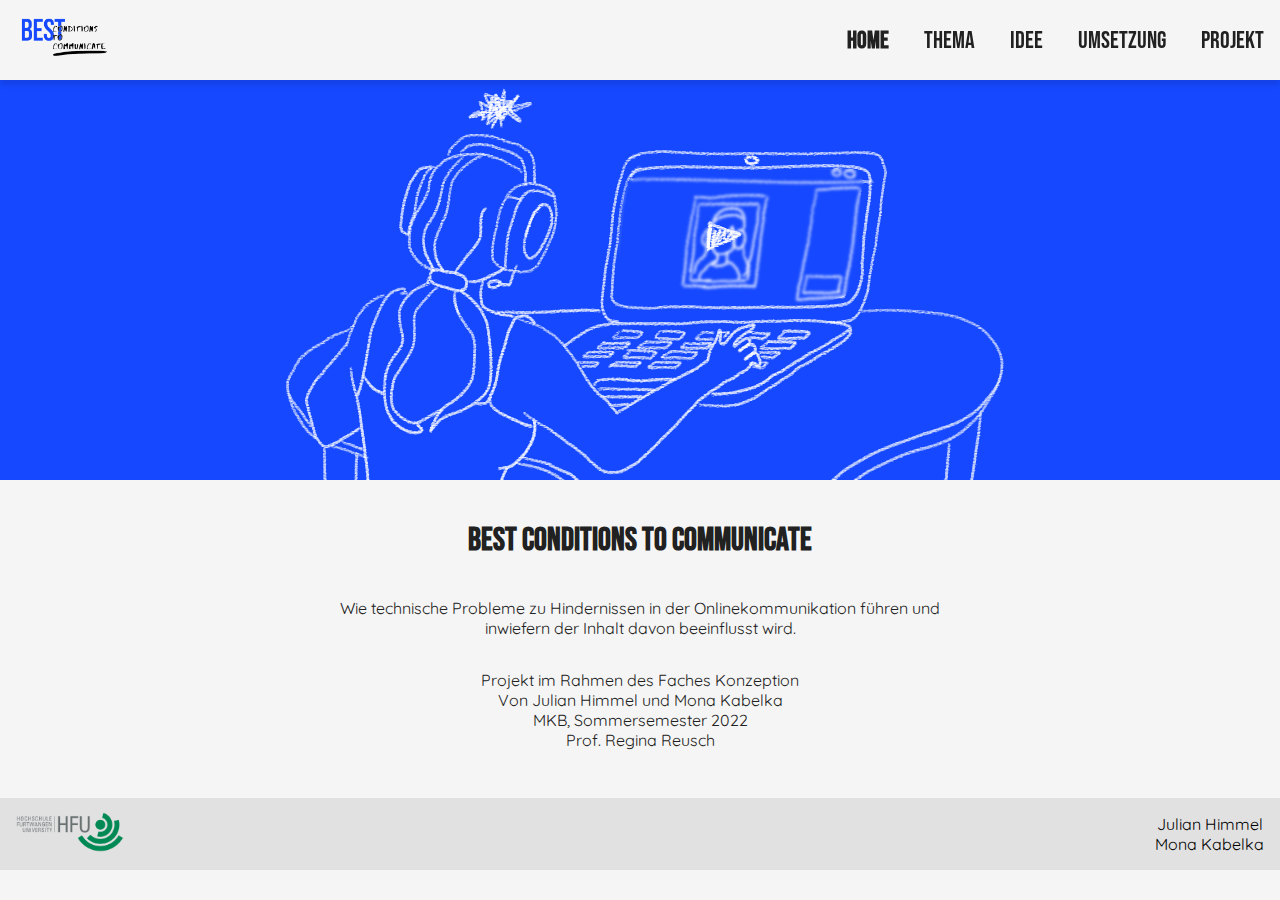
<file: index.html>
<!DOCTYPE html>
<html lang="en">
<head>
    <meta charset="UTF-8">
    <meta http-equiv="X-UA-Compatible" content="IE=edge">
    <meta name="viewport" content="width=1920, initial-scale=1.0">
    <title>Best conditions to communicate</title>
    <link rel="stylesheet" href="./css/styles.css">
    <link rel="preconnect" href="https://fonts.googleapis.com">
    <link rel="preconnect" href="https://fonts.gstatic.com" crossorigin>
    <link href="https://fonts.googleapis.com/css2?family=Bebas+Neue&family=Quicksand:wght@300&display=swap" rel="stylesheet">
</head>
<body>
    <nav>
        <div class="navbar">
            <div>
                <a href="index.html"><img src="./assets/logo.png" alt="Logo" class="logo"></a>
            </div>
            <div>
                <a href="index.html" class="navlink activeLink">Home</a>
                <a href="thema.html" class="navlink">Thema</a>
                <a href="idee.html" class="navlink">Idee</a>
                <a href="umsetzung.html" class="navlink">Umsetzung</a>
                <a href="projekt.html" class="navlink">Projekt</a>
            </div>
        </d>
    </nav>
    <article>
        <div class="banner">
            <!-- <div class="test"></div> -->
            <a href="projekt.html"><img src="assets/Banner.png" alt="Banner"></a>
        </div> <br>
            <h1>Best conditions to communicate</h1>
            <p class="textfeld">Wie technische Probleme zu Hindernissen in der Onlinekommunikation führen und inwiefern der Inhalt davon beeinflusst wird.</p>
            <p class="textfeld">Projekt im Rahmen des Faches Konzeption <br> Von Julian Himmel und Mona Kabelka <br> MKB, Sommersemester 2022 <br> Prof. Regina Reusch</p>
            <div class="footer">
                <div><img src="./assets/hfu.png" alt="HFU Logo" class="logoF"></div>
                <div><p>Julian&nbsp;Himmel<br>Mona&nbsp;Kabelka</p></div>
            </div>
    </article>
    <footer>
    </footer>
</body>
</html>
</file>
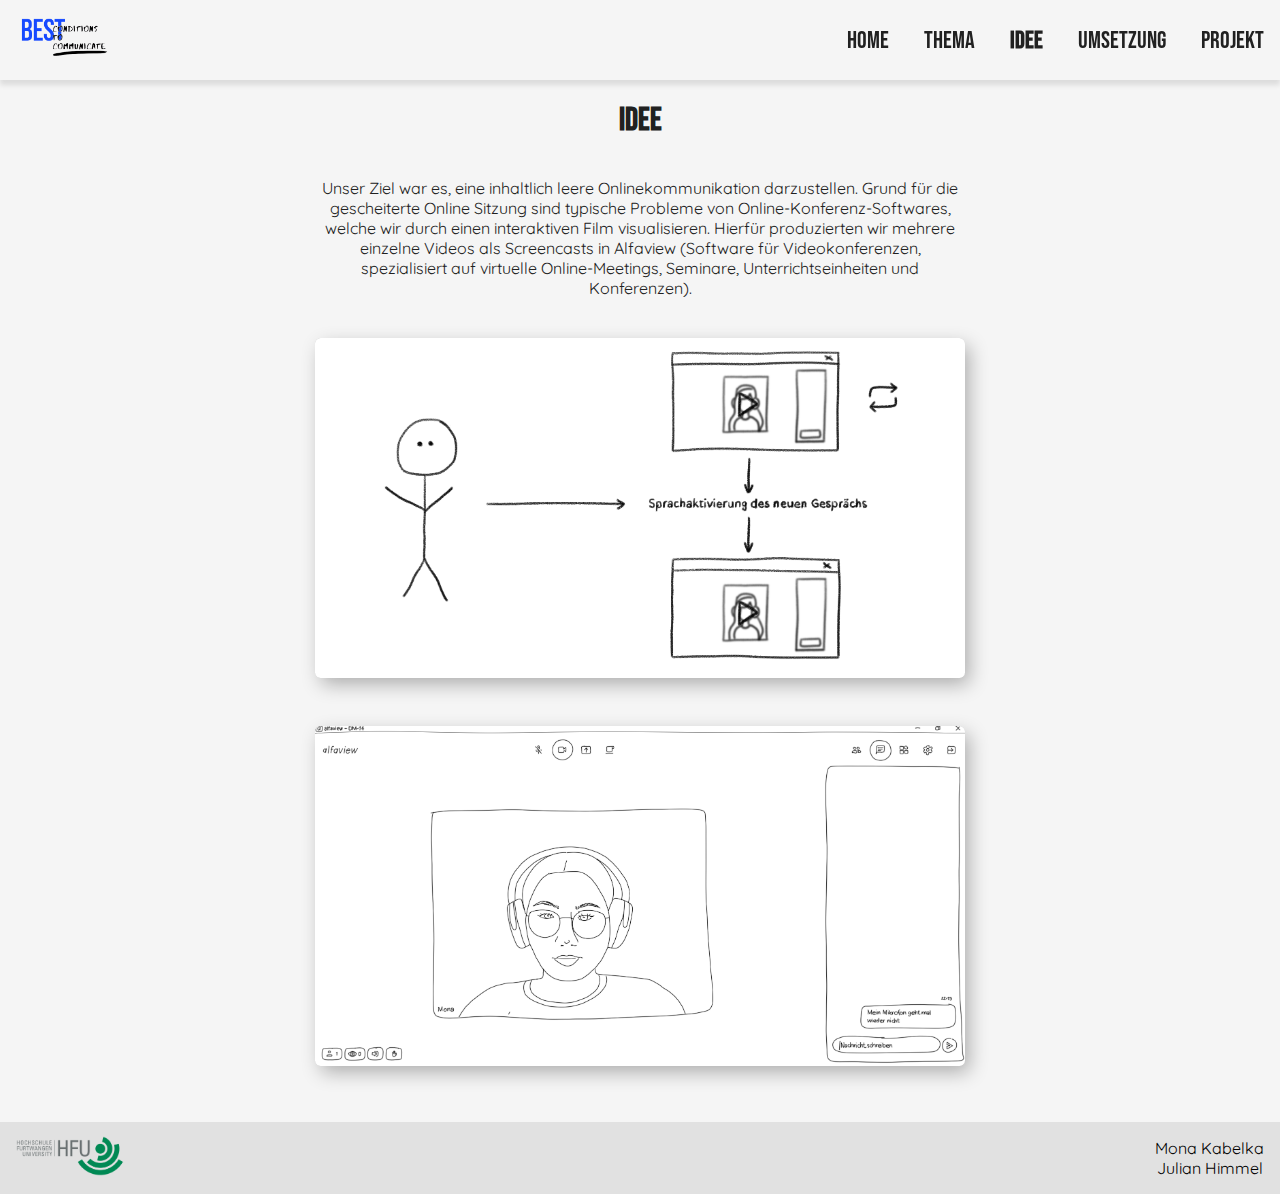
<file: idee.html>
<!DOCTYPE html>
<html lang="en">
<head>
    <meta charset="UTF-8">
    <meta http-equiv="X-UA-Compatible" content="IE=edge">
    <meta name="viewport" content="width=1920, initial-scale=1.0">
    <title>Best conditions to communicate</title>
    <link rel="stylesheet" href="./css/styles.css">
    <link rel="stylesheet" href="./css/idee.css">
    <link rel="preconnect" href="https://fonts.googleapis.com">
    <link rel="preconnect" href="https://fonts.gstatic.com" crossorigin>
    <link href="https://fonts.googleapis.com/css2?family=Bebas+Neue&family=Quicksand:wght@300&display=swap" rel="stylesheet">
</head>
<body>
    <nav>
        <div class="navbar">
            <div>
                <a href="index.html"><img src="./assets/logo.png" alt="Logo" class="logo"></a>
            </div>
            <div>
                <a href="index.html" class="navlink">Home</a>
                <a href="thema.html" class="navlink">Thema</a>
                <a href="idee.html" class="navlink activeLink">Idee</a>
                <a href="umsetzung.html" class="navlink">Umsetzung</a>
                <a href="projekt.html" class="navlink">Projekt</a>
            </div>
        </d>
    </nav>
    <article>
        <h1>Idee</h1>
          <p class="textfeld">Unser Ziel war es, eine inhaltlich leere Onlinekommunikation darzustellen. Grund für die gescheiterte Online Sitzung sind typische Probleme von Online-Konferenz-Softwares, welche wir durch einen interaktiven Film visualisieren. Hierfür produzierten wir mehrere einzelne Videos als Screencasts in Alfaview (Software für Videokonferenzen, spezialisiert auf virtuelle Online-Meetings, Seminare, Unterrichtseinheiten und Konferenzen).</p>
        <div class="flip-card">
            <div class="flip-card-inner">
              <div class="flip-card-front">
                <img src="assets/Skizze1.png" alt="Skizze 1" >
              </div>
              <div class="flip-card-back">
                <p class="textfeld">Nachdem das erste Video gestartet ist, gelangt die zuschauende Person durch eine Spracherkennung zum nächsten Video. Dafür wurde eine Auswahl an Wörtern spezifiziert. Sagen Rezipient*innen vor Ende des Videos nichts/nicht eins dieser Wörter, beginnt das Video von vorne. Die Protagonistin stellt Zuschauenden Fragen, welche leicht schlüssige Antwortmöglichkeiten bieten. Zum Beispiel: “Kannst du mich hören?”. Durch die Spracherkennung schaffen wir eine Simulation von einer Onlinesitzung, in der Zuschauende mit der Protagonistin im Video interagieren können.</p>
              </div>
            </div>
          </div>
          <div class="flip-card">
            <div class="flip-card-inner">
              <div class="flip-card-front">
                <img src="assets/Skizze2.png" alt="Skizze 2">
              </div>
              <div class="flip-card-back">
                <p class="textfeld">Unser interaktiver Film simuliert, dass sich die Protagonistin und die zuschauende Person auf ein Onlinemeeting für eine gemeinsame Projektarbeit treffen. </p>
                <p class="textfeld">Die Protagonistin schreibt in Video 3 während eines technischen Problems auch in den Chat. Die zuschauende Person kann mit der Spracherkennung darauf antworten.</p>
              </div>
            </div>
          </div>
          <div class="footer">
              <div><img src="./assets/hfu.png" alt="HFU Logo" class="logoF"></div>
              <div><p>Mona&nbsp;Kabelka<br>Julian&nbsp;Himmel</p></div>
          </div>
    </article>
    <footer>
    </footer>
</body>
</html>
</file>
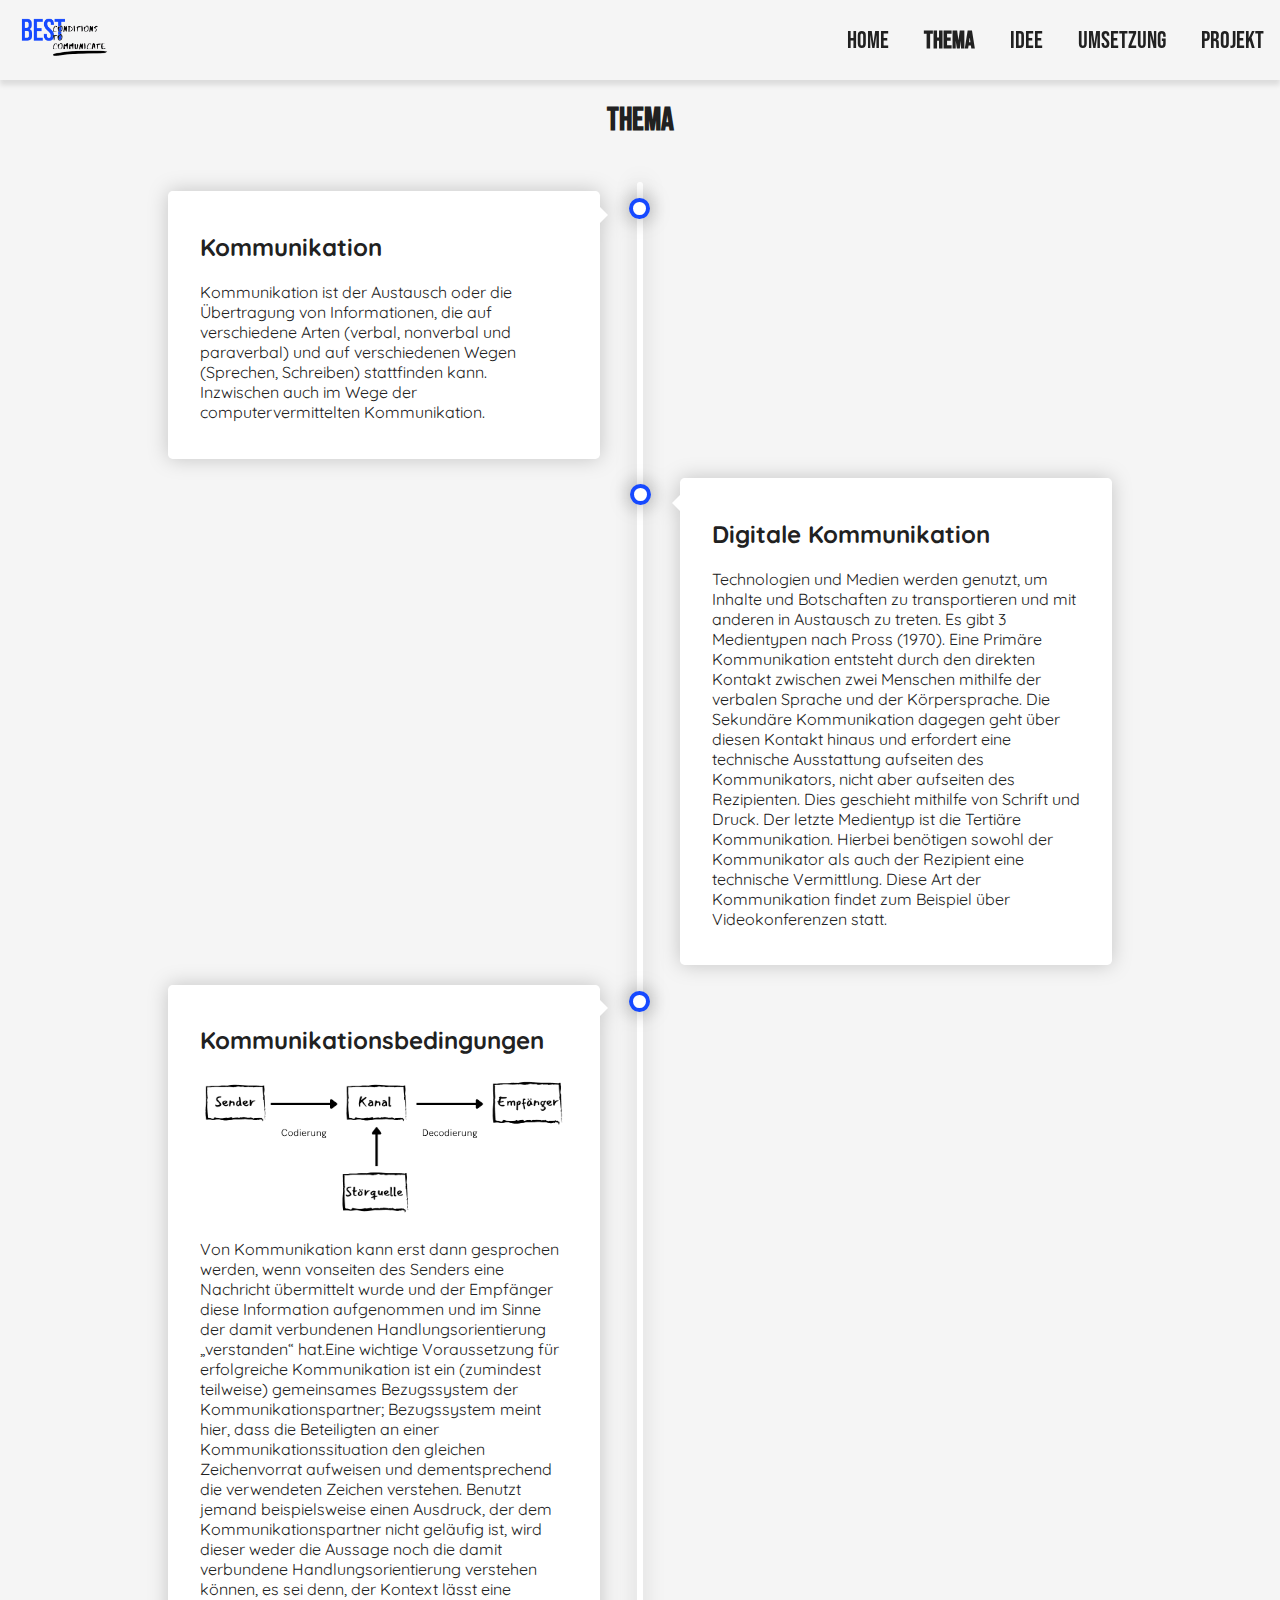
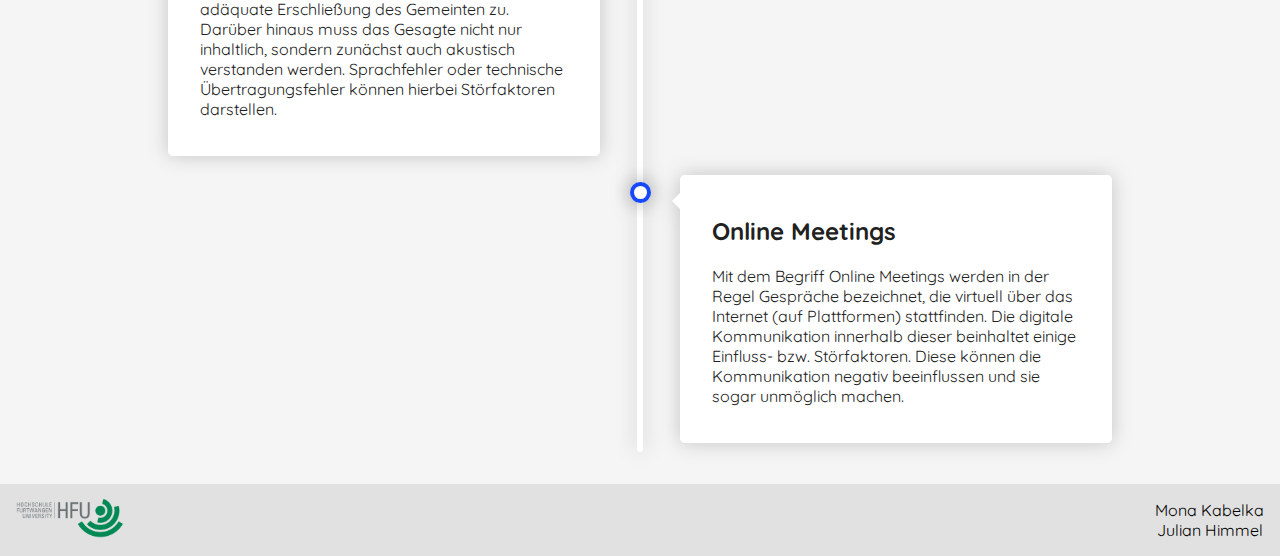
<file: thema.html>
<!DOCTYPE html>
<html lang="en">
<head>
    <meta charset="UTF-8">
    <meta http-equiv="X-UA-Compatible" content="IE=edge">
    <meta name="viewport" content="width=1920, initial-scale=1.0">
    <title>Best conditions to communicate</title>
    <link rel="stylesheet" href="./css/styles.css">
    <link rel="stylesheet" href="./css/thema.css">
    <link rel="preconnect" href="https://fonts.googleapis.com">
    <link rel="preconnect" href="https://fonts.gstatic.com" crossorigin>
    <link href="https://fonts.googleapis.com/css2?family=Bebas+Neue&family=Quicksand:wght@300&display=swap" rel="stylesheet">
</head>
<body>
    <nav>
        <div class="navbar">
            <div>
                <a href="index.html"><img src="./assets/logo.png" alt="Logo" class="logo"></a>
            </div>
            <div>
              <a href="index.html" class="navlink">Home</a>
                <a href="thema.html" class="navlink activeLink">Thema</a>
                <a href="idee.html" class="navlink">Idee</a>
                <a href="umsetzung.html" class="navlink">Umsetzung</a>
                <a href="projekt.html" class="navlink">Projekt</a>
            </div>
        </d>
    </nav>
    <article>
        <h1>Thema</h1> <br>
        <div class="timeline">
            <div class="container left">
              <div class="content">
                <h2>Kommunikation</h2>
                <p>Kommunikation ist der Austausch oder die Übertragung von Informationen, die auf verschiedene Arten (verbal, nonverbal und paraverbal) und auf verschiedenen Wegen (Sprechen, Schreiben) stattfinden kann. Inzwischen auch im Wege der computervermittelten Kommunikation.</p>
              </div>
            </div>
            <div class="container right">
              <div class="content">
                <h2>Digitale Kommunikation</h2>
                <p>Technologien und Medien werden genutzt, um Inhalte und Botschaften zu transportieren und mit anderen in Austausch zu treten. Es gibt 3 Medientypen nach Pross (1970). Eine Primäre Kommunikation entsteht durch den direkten Kontakt zwischen zwei Menschen mithilfe der verbalen Sprache und der Körpersprache. Die Sekundäre Kommunikation dagegen geht über diesen Kontakt hinaus und erfordert eine technische Ausstattung aufseiten des Kommunikators, nicht aber aufseiten des Rezipienten. Dies geschieht mithilfe von Schrift und Druck. Der letzte Medientyp ist die Tertiäre Kommunikation. Hierbei benötigen sowohl der Kommunikator als auch der Rezipient eine technische Vermittlung. Diese Art der Kommunikation findet zum Beispiel über Videokonferenzen statt.</p>
              </div>
            </div>
            <div class="container left">
                <div class="content">
                  <h2>Kommunikationsbedingungen</h2>
                  <div class="model">
                    <img src="assets/Baduras.png" alt="Baduras Kommunikationsmodell">
                    <p class="logotooltip">Baduras Kommunikationsmodell (1971, vereinfacht)</p>
                </div>
                  <p>Von Kommunikation kann erst dann gesprochen werden, wenn vonseiten des Senders eine Nachricht übermittelt wurde und der Empfänger diese Information aufgenommen und im Sinne der damit verbundenen Handlungsorientierung „verstanden“ hat.Eine wichtige Voraussetzung für erfolgreiche Kommunikation ist ein (zumindest teilweise) gemeinsames Bezugssystem der Kommunikationspartner; Bezugssystem meint hier, dass die Beteiligten an einer Kommunikationssituation den gleichen Zeichenvorrat aufweisen und dementsprechend die verwendeten Zeichen verstehen. Benutzt jemand beispielsweise einen Ausdruck, der dem Kommunikationspartner nicht geläufig ist, wird dieser weder die Aussage noch die damit verbundene Handlungsorientierung verstehen können, es sei denn, der Kontext lässt eine adäquate Erschließung des Gemeinten zu. Darüber hinaus muss das Gesagte nicht nur inhaltlich, sondern zunächst auch akustisch verstanden werden. Sprachfehler oder technische Übertragungsfehler können hierbei Störfaktoren darstellen.</p>
                </div>
              </div>
              <div class="container right">
                <div class="content">
                  <h2>Online Meetings</h2>
                  <p>Mit dem Begriff Online Meetings werden in der Regel Gespräche bezeichnet, die virtuell über das Internet (auf Plattformen) stattfinden. Die digitale Kommunikation innerhalb dieser beinhaltet einige Einfluss- bzw. Störfaktoren. Diese können die Kommunikation negativ beeinflussen und sie sogar unmöglich machen.</p>
                </div>
              </div>
          </div>
          <div class="footer">
              <div><img src="./assets/hfu.png" alt="HFU Logo" class="logoF"></div>
              <div><p>Mona&nbsp;Kabelka<br>Julian&nbsp;Himmel</p></div>
          </div>
    </article>
    <footer>
    </footer>
</body>
</html>
</file>
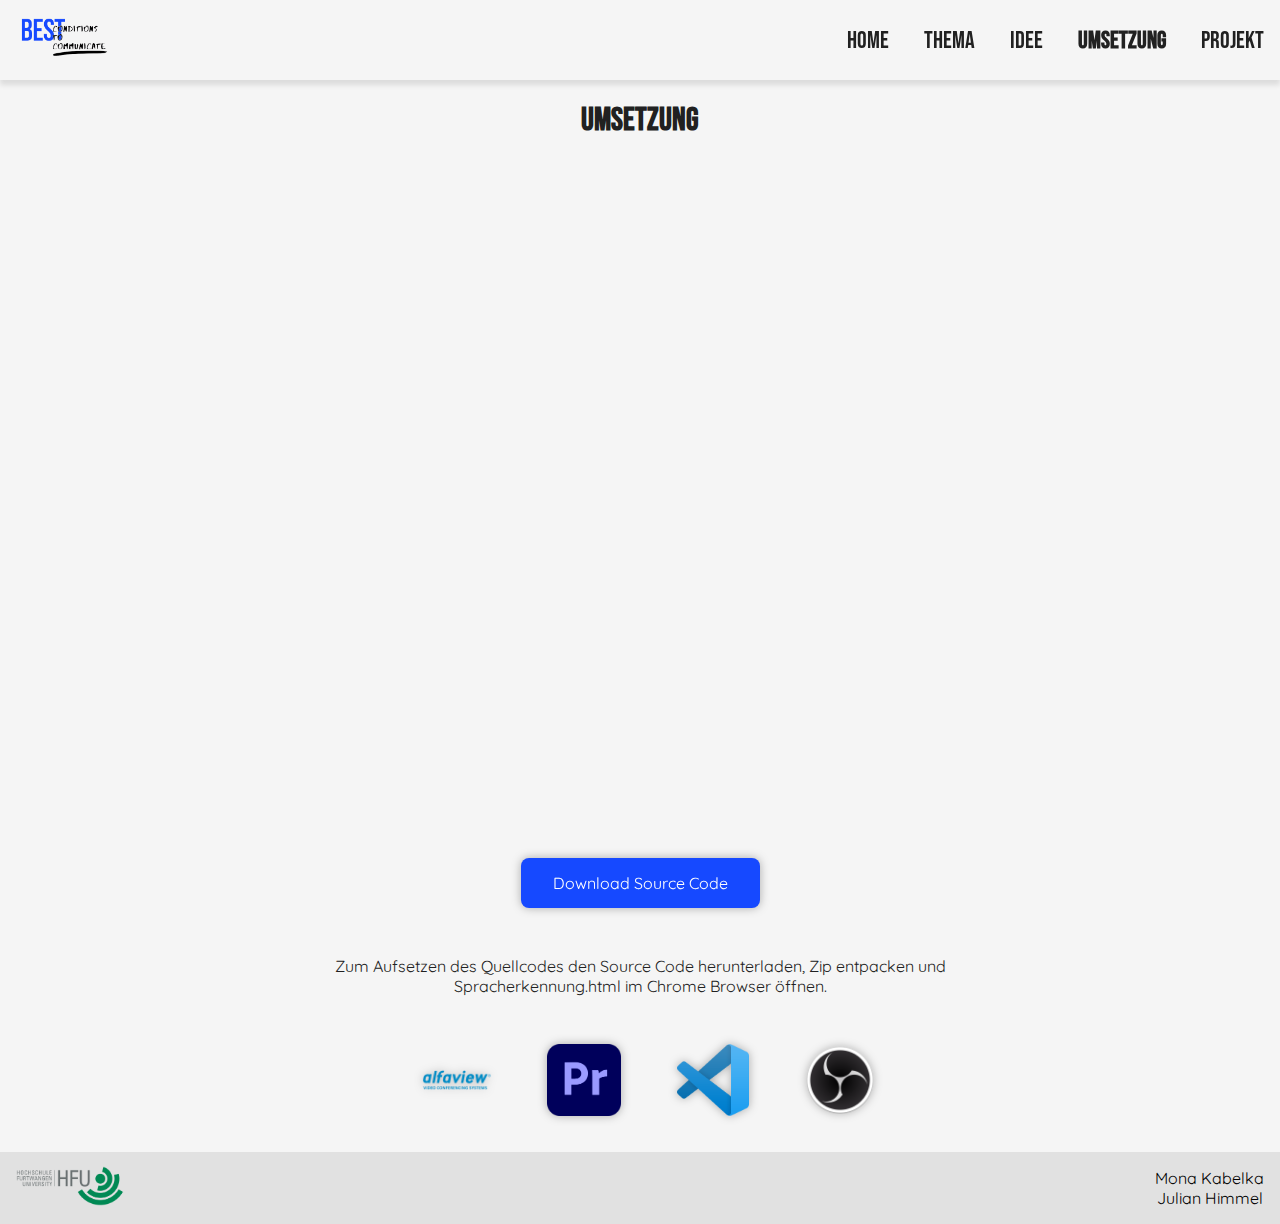
<file: umsetzung.html>
<!DOCTYPE html>
<html lang="en">
<head>
    <meta charset="UTF-8">
    <meta http-equiv="X-UA-Compatible" content="IE=edge">
    <meta name="viewport" content="width=1920, initial-scale=1.0">
    <title>Best conditions to communicate</title>
    <link rel="stylesheet" href="./css/styles.css">
    <link rel="stylesheet" href="./css/umsetzung.css">
    <link rel="preconnect" href="https://fonts.googleapis.com">
    <link rel="preconnect" href="https://fonts.gstatic.com" crossorigin>
    <link href="https://fonts.googleapis.com/css2?family=Bebas+Neue&family=Quicksand:wght@300&display=swap" rel="stylesheet">
</head>
<body>
    <nav>
        <div class="navbar">
            <div>
                <a href="index.html"><img src="./assets/logo.png" alt="Logo" class="logo"></a>
            </div>
            <div>
                <a href="index.html" class="navlink">Home</a>
                <a href="thema.html" class="navlink">Thema</a>
                <a href="idee.html" class="navlink">Idee</a>
                <a href="umsetzung.html" class="navlink activeLink">Umsetzung</a>
                <a href="projekt.html" class="navlink">Projekt</a>
            </div>
        </d>
    </nav>
    <article>
        <h1>Umsetzung</h1>
        <iframe src="./assets/BestConditionsToCommunicate_Drehbuch.pdf" frameborder="0" width="80%" height="600px"></iframe>
        <div>
            <a href="https://github.com/MonaKabelka/Konzeption_SS22_Quellcode/archive/refs/heads/master.zip" download class="button" target="_blank">Download Source Code</a>
        </div>
        <p class="textfeld">Zum Aufsetzen des Quellcodes den Source Code herunterladen, Zip entpacken und Spracherkennung.html im Chrome Browser öffnen.</p>
        <div style="width: 40%;">
            <div class="logosDiv">
                <a href="https://alfaview.com/de/" class="logoLink" target="_blank">
                    <img src="./assets/Alfaview.png" alt="Alfaview Logo" class="logo">
                    <p class="logotooltip">Alfaview</p>
                </a>
                <a href="https://www.adobe.com/de/products/premiere.html#" class="logoLink" target="_blank">
                    <img src="./assets/Premiere.png" alt="Adobe Premiere Pro Logo" class="logo">
                    <p class="logotooltip">Adobe Premiere Pro</p>
                </a>
                <a href="https://code.visualstudio.com/" class="logoLink" target="_blank">
                    <img src="./assets/VSC.png" alt="VS Code Logo" class="logo">
                    <p class="logotooltip">VS Code</p>
                </a>
                <a href="https://obsproject.com/de" class="logoLink" target="_blank">
                    <img src="./assets/OBS.png" alt="OBS Logo" class="logo">
                    <p class="logotooltip">OBS</p>
                </a>
            </div>
        </div>
        <div class="footer">
            <div><img src="./assets/hfu.png" alt="HFU Logo" class="logoF"></div>
            <div><p>Mona&nbsp;Kabelka<br>Julian&nbsp;Himmel</p></div>
        </div>
    </article>
    <footer>
    </footer>
</body>
</html>
</file>
<file: css/styles.css>
body {
  background-color: #f5f5f5;
  padding: 0;
  margin: 0;
  /* font-family: 'Segoe UI', Tahoma, Geneva, Verdana, sans-serif; */
  font-family: 'Quicksand', sans-serif;
  color: rgb(33, 33, 33);
  font-size: 16px;
}

.navbar {
  display: flex;
  flex-direction: row;
  flex-wrap: nowrap;
  align-content: center;
  align-items: center;
  justify-content: space-between;
  background-color: #f5f5f5;
  position: fixed;
  top: 0;
  width: 100%;
  height: 5rem;
  font-family: 'Bebas Neue', cursive;
  box-shadow: 0px 5px 5px rgba(0,0,0,0.1);
}

.navlink {
  font-size: 1.5rem;
  text-align: center;
  padding: 0.75rem 1rem;
  text-decoration: none;
  color: rgb(33, 33, 33);
  transition: color 0.33s ease-in-out;
}

.navlink:hover {
  color: #1649ff;
}

.footer {
  left: 0;
  bottom: 0;
  width: 100%;
  background-color: #e1e1e1;
  color: black;
  text-align: center;
  display: flex;
  flex-direction: row;
  flex-wrap: nowrap;
  align-content: center;
  justify-content: space-between;
  align-items: center;
  margin-top: 2rem;
}

.footer div {
  padding: 0 1rem;
}

.logo {
  height: 
  4.5rem;
  padding-left: 1rem;
}

.logoF {
  height: 2.5rem;
  padding-left: 0rem;
}

article {
  position: relative;
  top: 5rem;
  display: flex;
  flex-direction: column;
  align-items: center;
}

.banner {
  display: flex;
  background-color: #1649ff;
  width: 100%;
  height: 25rem;
  justify-content: center;
}

.textfeld {
  width: clamp(45ch, 50%, 75ch);
  text-align: center;
}

h1 {
  font-family: 'Bebas Neue', cursive;
}

.textfeldParent {
  font-size: 1.5rem;
  font-weight: bold;
  display: flex;
  flex-direction: column;
  align-items: center;
}

nav {
  position: absolute;
  z-index: 1000000;
}

.footerT {
  background-color: #e1e1e1;
  color: black;
  text-align: center;
  display: flex;
  flex-direction: row;
  flex-wrap: nowrap;
  align-content: center;
  justify-content: space-between;
  align-items: center;
  margin-top: 5rem;
}

.footerT div {
  padding: 0 1rem;
}

.activeLink {
  font-weight: 1000;
}

::-webkit-scrollbar {
  width: 10px;
}

::-webkit-scrollbar-thumb {
  background: #888;
  border-radius: 5px;
}

::-webkit-scrollbar-thumb:hover {
  background: #1649ff;
}
</file>
<file: css/idee.css>
/* The flip card container - set the width and height to whatever you want. We have added the border property to demonstrate that the flip itself goes out of the box on hover (remove perspective if you don't want the 3D effect */
.flip-card {
    background-color: transparent;
    width: 650px;
    height: 340px;
    perspective: 1000px; /* Remove this if you don't want the 3D effect */
    margin: 1.5rem 0rem;
  }
  
  /* This container is needed to position the front and back side */
  .flip-card-inner {
    position: relative;
    width: 100%;
    height: 100%;
    text-align: center;
    transition: transform 0.925s;
    transform-style: preserve-3d;
  }
  
  /* Do an horizontal flip when you move the mouse over the flip box container */
  .flip-card:hover .flip-card-inner {
    transform: rotateY(180deg);
  }
  
  /* Position the front and back side */
  .flip-card-front, .flip-card-back {
    position: absolute;
    width: 100%;
    height: 100%;
    -webkit-backface-visibility: hidden; /* Safari */
    backface-visibility: hidden;
    -webkit-box-shadow: 5px 7px 19px -1px rgba(0,0,0,0.3); 
    box-shadow: 5px 7px 19px -1px rgba(0,0,0,0.3);
    border-radius: 0.35rem;
  }
  
  /* Style the front side (fallback if image is missing) */
  .flip-card-front {
    background-color: #bbb;
    color: black;
    border-radius: 0.35rem;
  }
  
  /* Style the back side */
  .flip-card-back {
    background-color: #1649FF;
    color: white;
    transform: rotateY(180deg);
    padding: 0rem 1rem;
    display: flex;
    flex-direction: column;
    align-content: center;
    justify-content: center;
    align-items: center;
  }

.flip-card-front img {
  width: 100%;
  height: 100%;
  border-radius: 0.35rem;
}
</file>
<file: css/thema.css>
* {
    box-sizing: border-box;
  }

  
  /* The actual timeline (the vertical ruler) */
  .timeline {
    position: relative;
    margin: 0 auto;
    width: 80%;
  }
  
  /* The actual timeline (the vertical ruler) */
  .timeline::after {
    content: '';
    position: absolute;
    width: 0.4rem;
    background-color: #ffffff;
    top: 0;
    bottom: 0;
    left: 50%;
    border-radius: 1rem;
    margin-left: -0.2rem;
    filter: drop-shadow(0px 0px 10px rgba(0,0,0,0.2));
  }
  
  /* Container around content */
  .container {
    padding: 0.6rem 2.5rem;
    position: relative;
    background-color: inherit;
    width: 50%;
    z-index: 10;
    filter: drop-shadow(0px 0px 10px rgba(0,0,0,0.2));
  }
  
  /* The circles on the timeline */
  .container::after {
    content: '';
    position: absolute;
    width: 0.8rem;
    height: 0.8rem;
    right: -0.6rem;
    background-color: white;
    border: 0.25rem solid #1649FF;
    top: 1rem;
    border-radius: 50%;
    z-index: 10;
    filter: drop-shadow(0px 0px 10px rgba(0,0,0,0.2));
  }
  
  /* Place the container to the left */
  .left {
    left: 0;
  }
  
  /* Place the container to the right */
  .right {
    left: 50%;
  }
  
  /* Add arrows to the left container (pointing right) */
  .left::before {
    content: " ";
    height: 0;
    position: absolute;
    top: 1.4rem;
    width: 0;
    z-index: 1;
    right: 2rem;
    border: medium solid white;
    border-width: 0.7rem 0 0.7rem 0.7rem;
    border-color: transparent transparent transparent white;
  }
  
  /* Add arrows to the right container (pointing left) */
  .right::before {
    content: " ";
    height: 0;
    position: absolute;
    top: 1.5rem;
    width: 0;
    z-index: 1;
    left: 2rem;
    border: medium solid white;
    border-width: 0.7rem 0.7rem 0.7rem 0;
    border-color: transparent white transparent transparent;
  }
  
  /* Fix the circle for containers on the right side */
  .right::after {
    left: -0.6rem;
  }
  
  /* The actual content */
  .content {
    padding: 1.3rem 2rem;
    background-color: white;
    position: relative;
    border-radius: 0.3rem;
  }

  .logotooltip {
    visibility: hidden;
    background-color: black;
    color: #fff;
    text-align: center;
    padding: 5px 5px;
    border-radius: 6px;
   
    /* Position the tooltip text - see examples below! */
    position: absolute;
    z-index: 1;
  }
  
  /* Show the tooltip text when you mouse over the tooltip container */
  .model:hover .logotooltip {
    visibility: visible;
  }

  .model img {
    width: 100%;
  }
</file>
<file: css/umsetzung.css>
.button {
    background-color: #1649ff;
    border: none;
    border-radius: 0.5rem;
    color: white;
    padding: 15px 32px;
    text-align: center;
    text-decoration: none;
    display: inline-block;
    font-size: 16px;
    cursor: pointer;
    margin: 2rem 0rem;
    filter: drop-shadow(0px 0px 5px rgba(0,0,0,0.3));
  }

.button:hover {
    background-color: #1135ba;
  }

.logotooltip {
    visibility: hidden;
    background-color: black;
    color: #fff;
    text-align: center;
    padding: 5px 5px;
    border-radius: 6px;
   
    /* Position the tooltip text - see examples below! */
    position: absolute;
    z-index: 1;
  }
  
  /* Show the tooltip text when you mouse over the tooltip container */
  .logoLink:hover .logotooltip {
    visibility: visible;
  }

  .logosDiv {   
    padding-top: 2rem;
      display: flex;
      flex-direction: row;
      flex-wrap: nowrap;
      justify-content: space-around;
      filter: drop-shadow(0px 0px 5px rgba(0,0,0,0.3));

  }

  iframe {
    margin: 2rem 0rem;
  }
</file>
